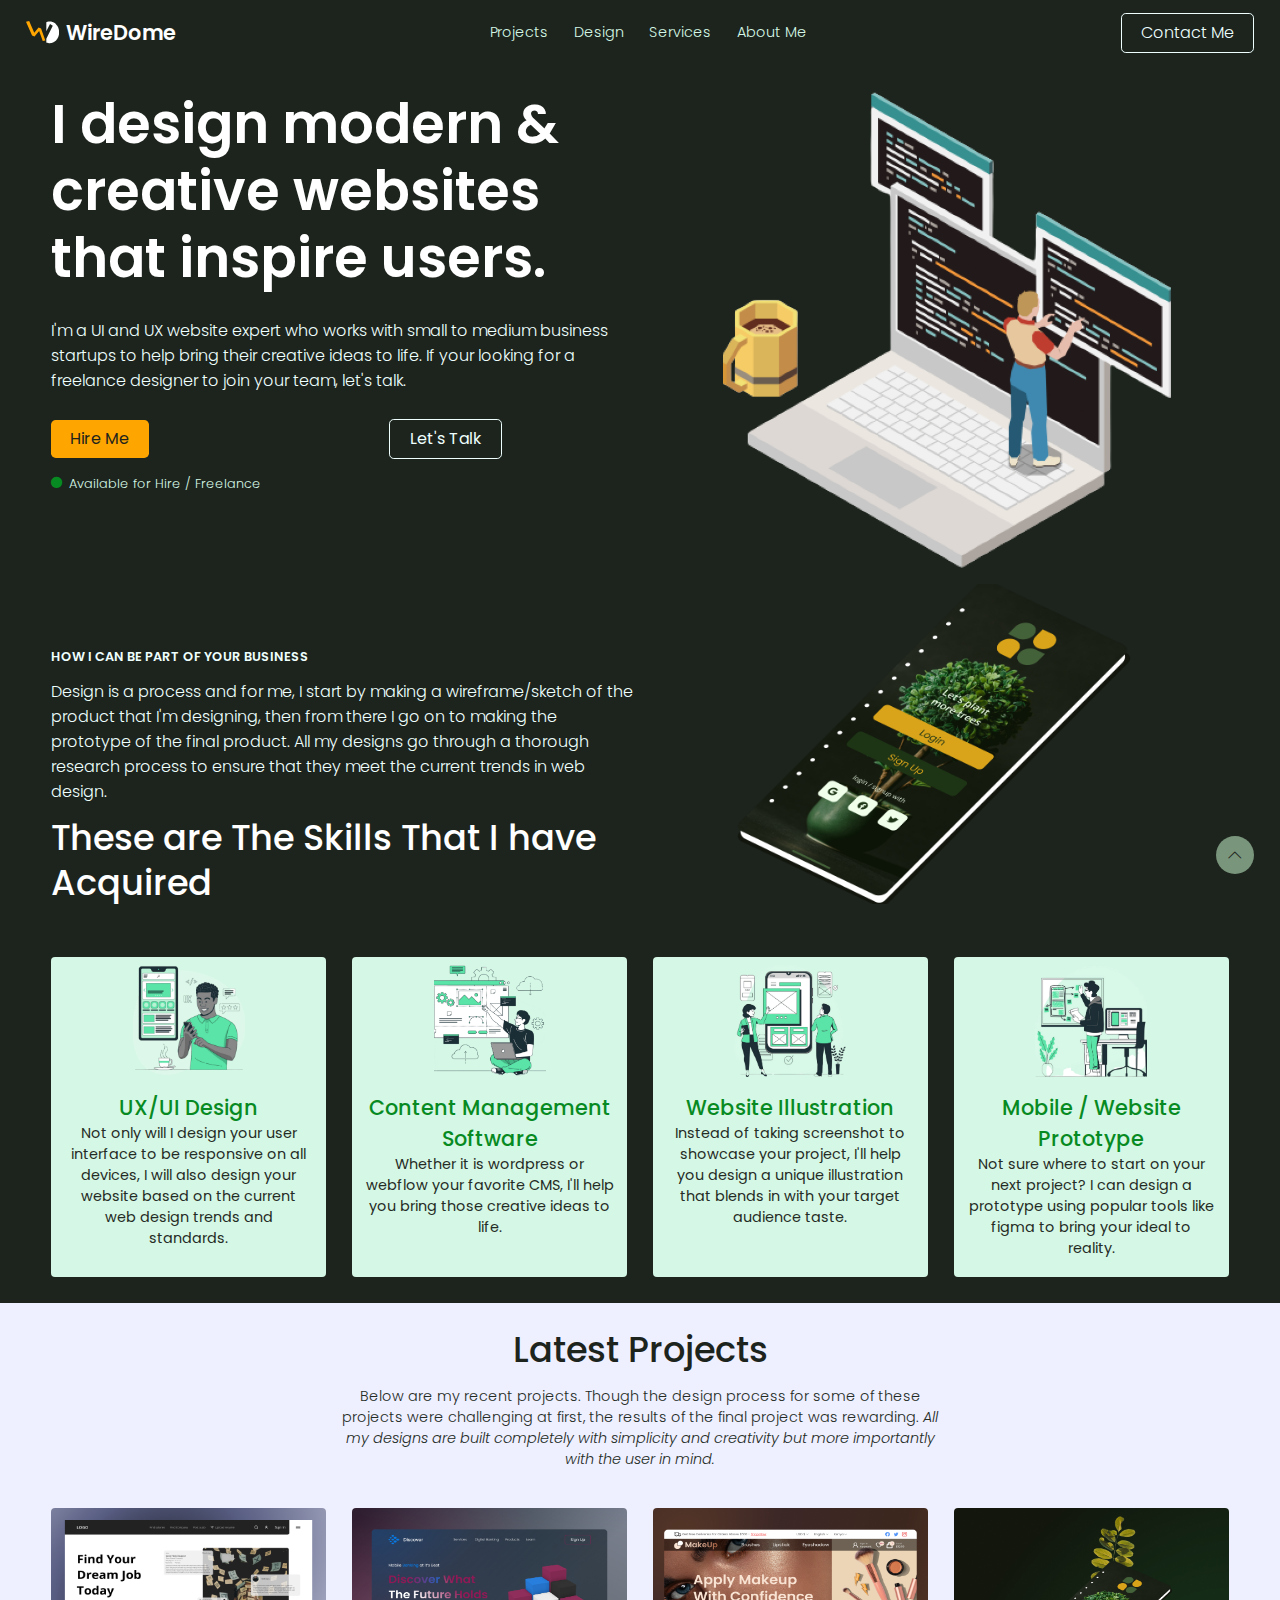
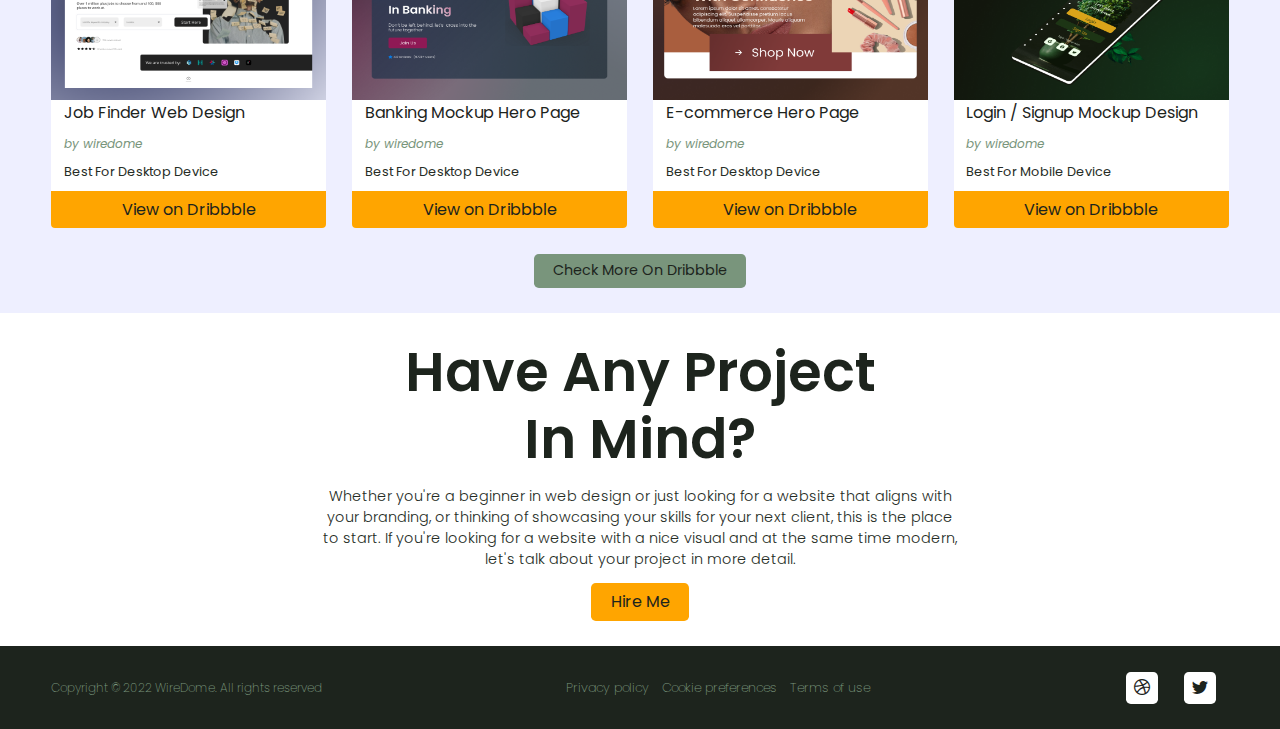
<file: index.html>
<!DOCTYPE html>
<html lang="en">

<head>
    <meta charset="UTF-8">
    <meta http-equiv="X-UA-Compatible" content="IE=edge">
    <meta name="viewport" content="width=device-width, initial-scale=1.0">
    <meta name="description"
        content="WireDome sets the latest trends in web design, 
    ui design, ux, modern templates, portfolios, cms, wordpress, webflow, squarespace, illustrations, css, html and javascript">
    <meta property="og:type" content="website">
    <meta property="og:url" content="https://wiredome.com">
    <meta property="og:title" content="WireDome">
    <meta property="og:site_name" content="WireDome">
    <meta property="og:description" content="WireDome Website is All About Website Design">
    <link rel="stylesheet" href="https://cdn.jsdelivr.net/npm/bootstrap-icons@1.8.2/font/bootstrap-icons.css">
    <link rel="shortcut icon" href="assets/img/favicon/favicon96.png" type="image/x-icon">
    <link
        href="https://fonts.googleapis.com/css2?family=Poppins:ital,wght@0,300;0,400;0,500;0,600;0,700;0,800;1,300;1,400;1,500;1,600;1,700;1,800&display=swap"
        rel="stylesheet">
    <link
        href="https://fonts.googleapis.com/css2?family=Noto+Sans:ital,wght@0,100;0,200;0,300;0,400;0,500;0,600;0,700;0,800;0,900;1,100;1,200;1,300;1,400;1,500;1,600;1,700;1,800;1,900&display=swap"
        rel="stylesheet">
    <link rel="stylesheet" href="assets/styles/main.css">
    <title>WireDome - Creative Design That Fits The Modern Trends</title>
</head>

<body>
    <div class="wrapper">
        <div class="header">
            <div class="small-screen flex">
                <a class="logo-container flex-center link" href="https://wiredome.com">
                    <svg width="53" height="35" class="logo-icon" viewBox="0 0 53 35" fill="none"
                        xmlns="http://www.w3.org/2000/svg">
                        <path
                            d="M37.2841 0.555465C36.8408 0.559408 36.3979 0.585791 35.9566 0.634571C35.5137 0.683392 35.0729 0.754676 34.6355 0.848284C34.1994 0.941278 33.7672 1.0564 33.34 1.19318C32.9118 1.33028 32.489 1.48905 32.0731 1.66908V16.1262L37.8968 4.60447L42.2654 7.48482L32.0731 27.6541V33.7109C32.489 33.8909 32.9118 34.0498 33.34 34.1869C33.7672 34.3247 34.1994 34.4407 34.6355 34.5347C35.0719 34.6282 35.5117 34.6995 35.9535 34.7484C36.3958 34.7973 36.8398 34.8237 37.2841 34.8275C37.4757 34.8258 37.6671 34.8199 37.8584 34.8098C38.05 34.8022 38.2415 34.7904 38.4327 34.7744C38.6234 34.7583 38.8139 34.738 39.0039 34.7135C39.1948 34.6882 39.3852 34.6587 39.5751 34.625C39.764 34.5915 39.9524 34.554 40.1401 34.5122C40.3281 34.4705 40.5155 34.4246 40.702 34.3747C40.889 34.3248 41.0751 34.2709 41.2603 34.2129C41.4443 34.1549 41.6273 34.0929 41.8092 34.0269C41.9923 33.9606 42.1743 33.8903 42.3551 33.8161C42.535 33.7416 42.7138 33.6633 42.8911 33.5811C43.0691 33.4995 43.2458 33.414 43.4209 33.3248C43.5958 33.2351 43.7691 33.1416 43.9408 33.0443C44.1117 32.9472 44.2809 32.8465 44.4484 32.742C44.6171 32.6378 44.7841 32.53 44.9492 32.4185C45.1139 32.3071 45.2768 32.1921 45.4377 32.0736C45.5982 31.954 45.7567 31.831 45.9131 31.7045C46.0694 31.5788 46.2237 31.4497 46.3757 31.3172C46.528 31.1843 46.678 31.0481 46.8258 30.9086C46.9739 30.7695 47.1196 30.6272 47.263 30.4817C47.4058 30.3362 47.5463 30.1876 47.6841 30.0359C47.823 29.8842 47.9592 29.7295 48.0929 29.5718C48.2252 29.4141 48.355 29.2534 48.4819 29.09C48.6092 28.927 48.7338 28.7612 48.8555 28.5928C48.9776 28.4236 49.0967 28.2518 49.213 28.0774C49.3287 27.9039 49.4416 27.7279 49.5515 27.5495C49.662 27.3698 49.7694 27.1877 49.8738 27.0033C49.978 26.8203 50.0791 26.6351 50.177 26.4477C50.2749 26.2596 50.3695 26.0694 50.461 25.8773C50.5526 25.6849 50.6409 25.4906 50.726 25.2944C50.8112 25.0979 50.8931 24.8995 50.9717 24.6994C51.0496 24.4997 51.1241 24.2983 51.1952 24.0953C51.2667 23.8924 51.335 23.6879 51.3997 23.482C51.4649 23.2759 51.5266 23.0683 51.5849 22.8595C51.6427 22.6512 51.6971 22.4416 51.7479 22.2309C51.7982 22.0193 51.845 21.8068 51.8881 21.5932C51.932 21.3805 51.9723 21.1669 52.0091 20.9524C52.0456 20.7375 52.0786 20.5218 52.1079 20.3055C52.1371 20.0894 52.1626 19.8728 52.1844 19.6556C52.2066 19.4384 52.2252 19.2206 52.24 19.0026C52.2561 18.7842 52.2684 18.5655 52.2771 18.3466C52.2848 18.128 52.289 17.9093 52.2894 17.6906C52.289 17.0493 52.2571 16.4085 52.1938 15.7713C52.1312 15.1342 52.0374 14.5016 51.9128 13.8765C51.7877 13.2516 51.6321 12.6353 51.4466 12.0304C51.262 11.4252 51.0479 10.8323 50.8052 10.2545C50.5617 9.67714 50.29 9.1158 49.9915 8.5732C49.693 8.03 49.368 7.50635 49.0182 7.00477C48.6685 6.50422 48.2946 6.02647 47.8981 5.57375C47.5014 5.12009 47.0827 4.69222 46.644 4.29219C46.2052 3.89294 45.7471 3.52216 45.2719 3.18155C44.7962 2.84001 44.304 2.52927 43.7977 2.25084C43.2932 1.97284 42.7754 1.72737 42.2468 1.51555C41.7166 1.30414 41.1765 1.12689 40.629 0.984692C40.0827 0.841557 39.5297 0.733563 38.9728 0.66115C38.4144 0.589558 37.853 0.553895 37.2911 0.554294L37.2841 0.555465Z"
                            fill="#fff" />
                        <path
                            d="M4.99403 0L0 0.823947L9.56038 22.8208L13.4599 24.4136L20.697 15.5434L26.4186 31.5324L30.5319 30.7055L23.7605 11.7873L19.8611 10.1945L13.0514 18.5398L4.99403 0Z"
                            fill="#FFA500" />
                    </svg>
                    <span class="website-name">WireDome</span>
                </a>
                <div class="menu-container flex-center">
                    <i class="bi-list icon-1"></i>
                    <div class="menu-content flex display-none">
                        <div class="close-contact-container flex">
                            <i class="bi-x close-menu font-13 flex-center" title="close"></i>
                            <a href="mailto:thewiredome@gmail.com?" class="contact-me link">Contact Me</a>
                        </div>
                        <div class="nav-links-container flex">
                            <a href="https://wiredome.com" class="link">Projects</a>
                            <a href="https://wiredome.com" class="link">Design</a>
                            <a href="https://wiredome.com" class="link">Services</a>
                            <a href="https://wiredome.com/about" class="link">About Me</a>
                        </div>
                        <div class="cta-btns flex">
                            <a href="mailto:thewiredome@gmail.com?subject=I Have a Project / Work to Discuss"
                                class="hire-me link">Hire Me</a>
                                <a href="mailto:thewiredome@gmail.com?" class="how-btn link">Let's Talk</a>
                        </div>
                        <div class="work-status flex">
                            <i class="bi-circle-fill"></i>
                            <span class="availability">Available for Hire / Freelance</span>
                        </div>
                    </div>
                </div>
            </div>
            <div class="large-screen display-none">
                <a class="logo-container flex-center link" href="https://wiredome.com">
                    <svg width="53" height="35" class="logo-icon" viewBox="0 0 53 35" fill="none"
                        xmlns="http://www.w3.org/2000/svg">
                        <path
                            d="M37.2841 0.555465C36.8408 0.559408 36.3979 0.585791 35.9566 0.634571C35.5137 0.683392 35.0729 0.754676 34.6355 0.848284C34.1994 0.941278 33.7672 1.0564 33.34 1.19318C32.9118 1.33028 32.489 1.48905 32.0731 1.66908V16.1262L37.8968 4.60447L42.2654 7.48482L32.0731 27.6541V33.7109C32.489 33.8909 32.9118 34.0498 33.34 34.1869C33.7672 34.3247 34.1994 34.4407 34.6355 34.5347C35.0719 34.6282 35.5117 34.6995 35.9535 34.7484C36.3958 34.7973 36.8398 34.8237 37.2841 34.8275C37.4757 34.8258 37.6671 34.8199 37.8584 34.8098C38.05 34.8022 38.2415 34.7904 38.4327 34.7744C38.6234 34.7583 38.8139 34.738 39.0039 34.7135C39.1948 34.6882 39.3852 34.6587 39.5751 34.625C39.764 34.5915 39.9524 34.554 40.1401 34.5122C40.3281 34.4705 40.5155 34.4246 40.702 34.3747C40.889 34.3248 41.0751 34.2709 41.2603 34.2129C41.4443 34.1549 41.6273 34.0929 41.8092 34.0269C41.9923 33.9606 42.1743 33.8903 42.3551 33.8161C42.535 33.7416 42.7138 33.6633 42.8911 33.5811C43.0691 33.4995 43.2458 33.414 43.4209 33.3248C43.5958 33.2351 43.7691 33.1416 43.9408 33.0443C44.1117 32.9472 44.2809 32.8465 44.4484 32.742C44.6171 32.6378 44.7841 32.53 44.9492 32.4185C45.1139 32.3071 45.2768 32.1921 45.4377 32.0736C45.5982 31.954 45.7567 31.831 45.9131 31.7045C46.0694 31.5788 46.2237 31.4497 46.3757 31.3172C46.528 31.1843 46.678 31.0481 46.8258 30.9086C46.9739 30.7695 47.1196 30.6272 47.263 30.4817C47.4058 30.3362 47.5463 30.1876 47.6841 30.0359C47.823 29.8842 47.9592 29.7295 48.0929 29.5718C48.2252 29.4141 48.355 29.2534 48.4819 29.09C48.6092 28.927 48.7338 28.7612 48.8555 28.5928C48.9776 28.4236 49.0967 28.2518 49.213 28.0774C49.3287 27.9039 49.4416 27.7279 49.5515 27.5495C49.662 27.3698 49.7694 27.1877 49.8738 27.0033C49.978 26.8203 50.0791 26.6351 50.177 26.4477C50.2749 26.2596 50.3695 26.0694 50.461 25.8773C50.5526 25.6849 50.6409 25.4906 50.726 25.2944C50.8112 25.0979 50.8931 24.8995 50.9717 24.6994C51.0496 24.4997 51.1241 24.2983 51.1952 24.0953C51.2667 23.8924 51.335 23.6879 51.3997 23.482C51.4649 23.2759 51.5266 23.0683 51.5849 22.8595C51.6427 22.6512 51.6971 22.4416 51.7479 22.2309C51.7982 22.0193 51.845 21.8068 51.8881 21.5932C51.932 21.3805 51.9723 21.1669 52.0091 20.9524C52.0456 20.7375 52.0786 20.5218 52.1079 20.3055C52.1371 20.0894 52.1626 19.8728 52.1844 19.6556C52.2066 19.4384 52.2252 19.2206 52.24 19.0026C52.2561 18.7842 52.2684 18.5655 52.2771 18.3466C52.2848 18.128 52.289 17.9093 52.2894 17.6906C52.289 17.0493 52.2571 16.4085 52.1938 15.7713C52.1312 15.1342 52.0374 14.5016 51.9128 13.8765C51.7877 13.2516 51.6321 12.6353 51.4466 12.0304C51.262 11.4252 51.0479 10.8323 50.8052 10.2545C50.5617 9.67714 50.29 9.1158 49.9915 8.5732C49.693 8.03 49.368 7.50635 49.0182 7.00477C48.6685 6.50422 48.2946 6.02647 47.8981 5.57375C47.5014 5.12009 47.0827 4.69222 46.644 4.29219C46.2052 3.89294 45.7471 3.52216 45.2719 3.18155C44.7962 2.84001 44.304 2.52927 43.7977 2.25084C43.2932 1.97284 42.7754 1.72737 42.2468 1.51555C41.7166 1.30414 41.1765 1.12689 40.629 0.984692C40.0827 0.841557 39.5297 0.733563 38.9728 0.66115C38.4144 0.589558 37.853 0.553895 37.2911 0.554294L37.2841 0.555465Z"
                            fill="#fff" />
                        <path
                            d="M4.99403 0L0 0.823947L9.56038 22.8208L13.4599 24.4136L20.697 15.5434L26.4186 31.5324L30.5319 30.7055L23.7605 11.7873L19.8611 10.1945L13.0514 18.5398L4.99403 0Z"
                            fill="#FFA500" />
                    </svg>
                    <span class="website-name">WireDome</span>
                </a>
                <div class="nav-links-container flex">
                    <a href="#projects-done" class="link">Projects</a>
                    <a href="#projects-done" class="link">Design</a>
                    <a href="#skills" class="link">Services</a>
                    <a href="about.html" class="link">About Me</a>
                </div>
                <a href="mailto:thewiredome@gmail.com?" class="contact-me link">Contact Me</a>
            </div>
        </div>
        <div class="main-content">
            <div class="landing-container flex">
                <div class="landing-text flex">
                    <div class="intro-main">
                        I design modern & creative websites that inspire users.
                    </div>
                    <span class="describe-text">
                        I'm a UI and UX website expert who works with small to medium
                        business startups to help bring their creative ideas to life. If your
                        looking for a freelance designer to join your team, let's talk.
                    </span>
                    <div class="cta-btns flex">
                        <a href="mailto:thewiredome@gmail.com?subject=I Have a Project / Work to Discuss" class="hire-me link">Hire Me</a>
                        <a href="mailto:thewiredome@gmail.com?" class="how-btn link">Let's Talk</a>
                    </div>
                    <div class="work-status flex">
                        <i class="bi-circle-fill"></i>
                        <span class="availability">Available for Hire / Freelance</span>
                    </div>
                </div>
                <div class="landing-img display-none">
                    <img src="assets/img/uploads/landing-img.png" alt="web designer">
                </div>
            </div>
            <div class="skill-section flex">
                <div class="skill-info-container flex">
                    <div id="skills" class="skill-text-container flex">
                        <span class="importance">HOW I CAN BE PART OF YOUR BUSINESS</span>
                        <span class="normal-text font-09">
                            Design is a process and for me, I start by making a wireframe/sketch of
                            the product that I'm designing, then from there I go on to making the
                            prototype of the final product. All my designs go through a thorough research
                            process to ensure that they meet the current trends in web design.
                        </span>
                        <span class="title-2-text">These are The Skills That I have Acquired</span>
                        <a class="view-all link flex display-none" href="#">
                            <i class="bi-chevron-right icon-1"></i>
                            <span>VIEW ALL</span>
                        </a>
                    </div>
                    <div class="img-container flex-center">
                        <img src="/assets/img/uploads/login-signin-mockup-2.png" alt="skills photo">
                    </div>
                </div>
                <div class="slide-container flex">
                    <div class="slide-content-container flex">
                        <div class="img-container flex-center">
                            <img src="/assets/img/uploads/ux.png" alt="ux image">
                        </div>
                        <div class="skill-detail flex">
                            <span class="skill-title">UX/UI Design</span>
                            <span class="normal-text">
                                Not only will I design your user interface to be responsive on all devices,
                                I will also design your website based on the current web design trends and standards.
                            </span>
                        </div>
                    </div>
                    <div class="slide-content-container flex">
                        <div class="img-container">
                            <img src="/assets/img/uploads/cms.png" alt="cms image">
                        </div>
                        <div class="skill-detail flex">
                            <span class="skill-title">Content Management Software</span>
                            <span class="normal-text">
                                Whether it is wordpress or webflow your favorite CMS, I'll help you bring those
                                creative ideas to life.
                            </span>
                        </div>
                    </div>
                    <div class="slide-content-container flex">
                        <div class="img-container">
                            <img src="/assets/img/uploads/illustration.png" alt="illustration image">
                        </div>
                        <div class="skill-detail flex">
                            <span class="skill-title">Website Illustration</span>
                            <span class="normal-text">
                                Instead of taking screenshot to showcase your project, I'll help you design a
                                unique illustration that blends in with your target audience taste.
                            </span>
                        </div>
                    </div>
                    <div class="slide-content-container flex">
                        <div class="img-container">
                            <img src="/assets/img/uploads/prototype.png" alt="prototype image">
                        </div>
                        <div class="skill-detail flex">
                            <span class="skill-title">Mobile / Website Prototype</span>
                            <span class="normal-text">
                                Not sure where to start on your next project? I can design a prototype using popular
                                tools like figma to bring your ideal to reality.
                            </span>
                        </div>
                    </div>
                </div>
            </div>
            <div class="project-section flex-center" id="projects-done">
                <span class="title-text">Latest Projects</span>
                <span class="normal-text">
                    Below are my recent projects. Though the design process for some of these projects
                    were challenging at first, the results of the final project was rewarding.
                    <em>All my designs are built completely with simplicity and creativity but more
                        importantly with the user in mind.
                    </em>
                </span>
                <div class="slide-container flex">
                    <div class="slide-content-container">
                        <div class="img-container flex-center">
                            <img src="/assets/img/projects/job-finder.png" alt="job finder web mockup">
                        </div>
                        <div class="p-detail-container flex">
                            <span class="project-title">Job Finder Web Design</span>
                            <em class="project-owner">by wiredome</em>
                            <span class="project-gadgets">Best For Desktop Device</span>
                            <a href="https://dribbble.com/shots/18563762-Job-Finder-Web-Design-UI-Mockup" target="_blank" class="link">View on Dribbble</a>
                        </div>
                    </div>
                    <div class="slide-content-container">
                        <div class="img-container flex-center">
                            <img src="/assets/img/projects/banking-2.png" alt="banking mockup design">
                        </div>
                        <div class="p-detail-container flex">
                            <span class="project-title">Banking Mockup Hero Page</span>
                            <em class="project-owner">by wiredome</em>
                            <span class="project-gadgets">Best For Desktop Device</span>
                            <a href="https://dribbble.com/shots/18532149-Banking-Mockup-Hero-Page" target="_blank" class="link">View on Dribbble</a>
                        </div>
                    </div>
                    <div class="slide-content-container">
                        <div class="img-container flex-center">
                            <img src="/assets/img/projects/makeup-1.png" alt="e-commerce app mockup">
                        </div>
                        <div class="p-detail-container flex">
                            <span class="project-title">E-commerce Hero Page</span>
                            <em class="project-owner">by wiredome</em>
                            <span class="project-gadgets">Best For Desktop Device</span>
                            <a href="https://dribbble.com/shots/18536588-Ecommerce-Hero-Page-For-Makeup" target="_blank" class="link">View on Dribbble</a>
                        </div>
                    </div>
                    <div class="slide-content-container">
                        <div class="img-container flex-center">
                            <img src="/assets/img/projects/login-signup.png" alt="login signup mockup design">
                        </div>
                        <div class="p-detail-container flex">
                            <span class="project-title">Login / Signup Mockup Design</span>
                            <em class="project-owner">by wiredome</em>
                            <span class="project-gadgets">Best For Mobile Device</span>
                            <a href="https://dribbble.com/shots/18529494-Login-Signup-mobile-app-template-design" target="_blank" class="link">View on Dribbble</a>
                        </div>
                    </div>
                </div>
                <a href="https://dribbble.com/wiredome" target="_blank" class="check-btn link">Check More On Dribbble</a>
            </div>
            <div class="proposal-section">
                <div class="proposal-content flex-center">
                    <div class="intro-main font-22">Have Any Project In Mind?</div>
                    <span class="normal-text">
                        Whether you're a beginner in web design or just looking for a website that aligns with
                        your branding, or thinking of showcasing your skills for your next client, this is the place to
                        start. If you're looking for a website with a
                        nice visual and at the same time modern, let's talk about your project in more detail.
                    </span>
                    <a href="mailto:thewiredome@gmail.com?subject=I Have a Project / Work to Discuss"
                        class="hire-me link">Hire Me</a>
                </div>
            </div>
        </div>
        <div class="footer flex">
            <div class="copyright-text">
                Copyright &#169; 2022 WireDome. All rights reserved
            </div>
            <div class="policies flex-center">
                <a class="footer-links link" href="https://wiredome.com">Privacy policy</a>
                <a class="footer-links link" href="https://wiredome.com">Cookie preferences</a>
                <a class="footer-links link" href="https://wiredome.com">Terms of use</a>
            </div>
            <div class="sm-container flex">
                <!-- sm = social media -->
                <a class="sm-icon-container flex-center" href="https://dribbble.com/wiredome" title="Wiredome dribbble"
                    target="_blank">
                    <i class="bi-dribbble"></i>
                </a>
                <a class="sm-icon-container flex-center" href="https://twitter.com/thewiredome" title="WireDome twitter"
                    target="_blank">
                    <i class="bi-twitter"></i>
                </a>
                <!-- <a class="sm-icon-container flex-center" href="#" target="_blank" title="WireDome instagram">
                    <i class="bi-instagram"></i>
                </a> -->
            </div>
        </div>
        <div class="scrollBtn flex-center" title="scroll top">
            <i class="bi-chevron-up"></i>
        </div>
    </div>
    <script src="assets/scripts/main.js"></script>
</body>

</html>
</file>
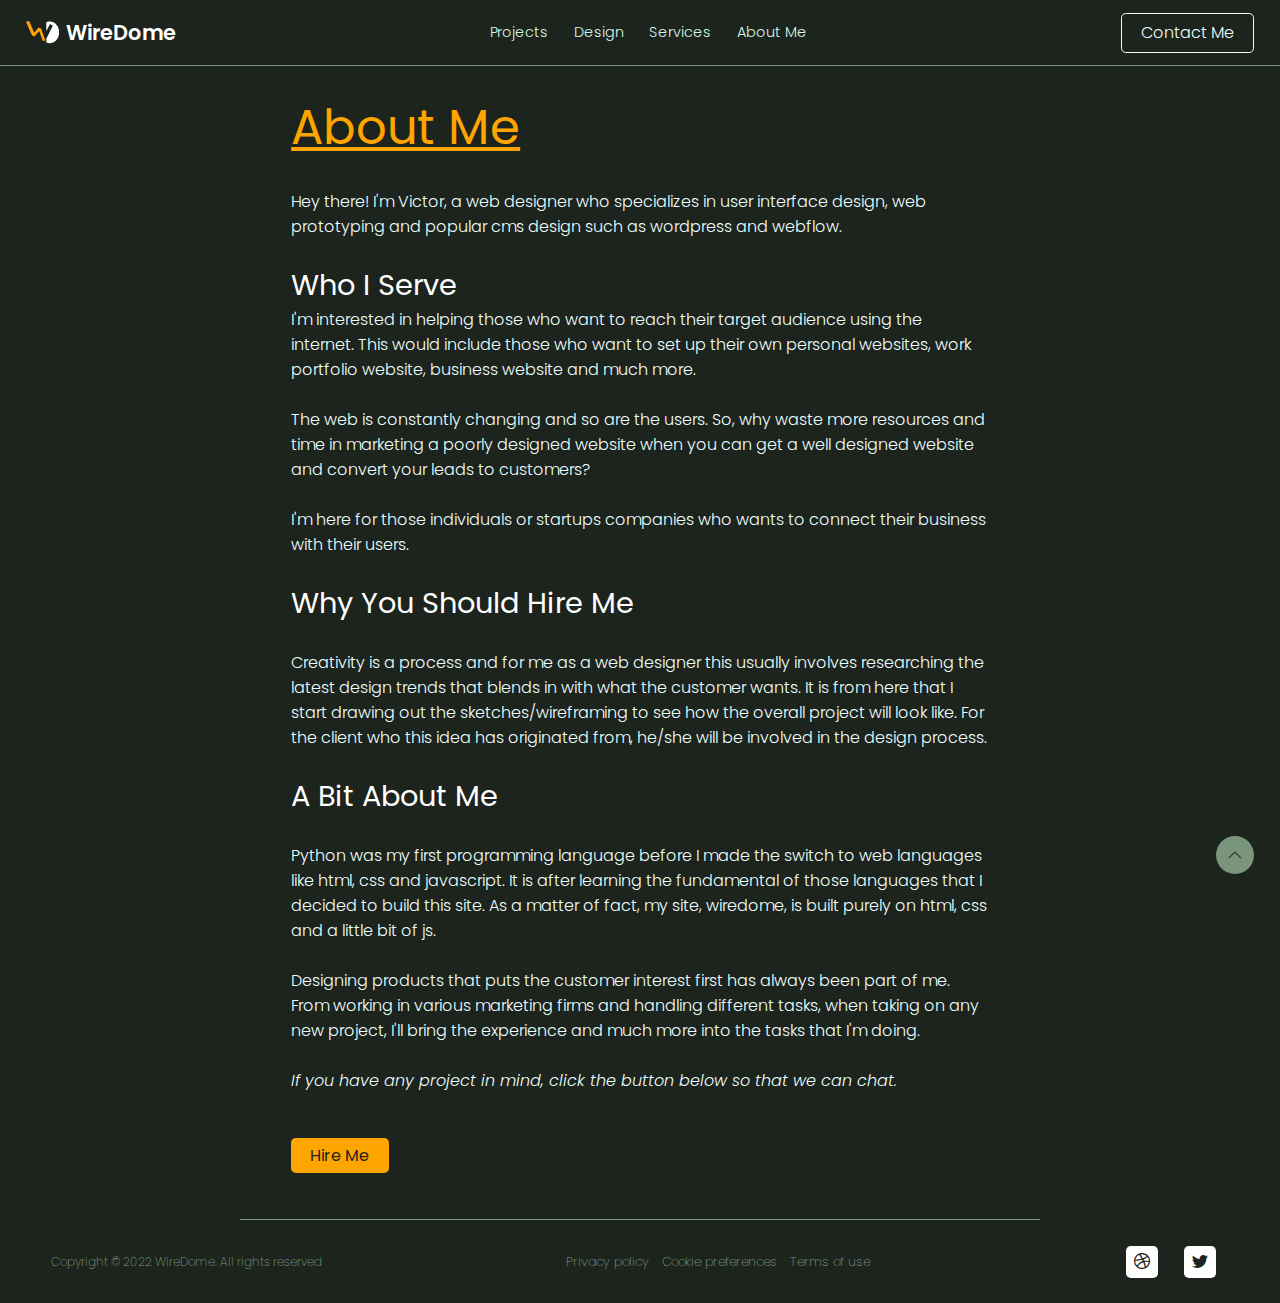
<file: about.html>
<!DOCTYPE html>
<html lang="en">

<head>
    <meta charset="UTF-8">
    <meta http-equiv="X-UA-Compatible" content="IE=edge">
    <meta name="viewport" content="width=device-width, initial-scale=1.0">
    <meta name="description" content="A self taught web designer who loves everything design and programming">
    <meta property="og:type" content="website">
    <meta property="og:url" content="https://wiredome.com/about">
    <meta property="og:title" content="WireDome">
    <meta property="og:site_name" content="WireDome">
    <meta property="og:description" content="WireDome Website About Me Page">
    <link rel="stylesheet" href="https://cdn.jsdelivr.net/npm/bootstrap-icons@1.8.2/font/bootstrap-icons.css">
    <link rel="shortcut icon" href="assets/img/favicon/favicon96.png" type="image/x-icon">
    <link
        href="https://fonts.googleapis.com/css2?family=Poppins:ital,wght@0,300;0,400;0,500;0,600;0,700;0,800;1,300;1,400;1,500;1,600;1,700;1,800&display=swap"
        rel="stylesheet">
    <link
        href="https://fonts.googleapis.com/css2?family=Noto+Sans:ital,wght@0,100;0,200;0,300;0,400;0,500;0,600;0,700;0,800;0,900;1,100;1,200;1,300;1,400;1,500;1,600;1,700;1,800;1,900&display=swap"
        rel="stylesheet">
    <link rel="stylesheet" href="assets/styles/main.css">
    <link rel="stylesheet" href="assets/styles/about.css">
    <title>WireDome About Me Page</title>
</head>

<body>
    <div class="wrapper">
        <div class="header">
            <div class="small-screen flex">
                <a class="logo-container flex-center link" href="https://wiredome.com">
                    <svg width="53" height="35" class="logo-icon" viewBox="0 0 53 35" fill="none"
                        xmlns="http://www.w3.org/2000/svg">
                        <path
                            d="M37.2841 0.555465C36.8408 0.559408 36.3979 0.585791 35.9566 0.634571C35.5137 0.683392 35.0729 0.754676 34.6355 0.848284C34.1994 0.941278 33.7672 1.0564 33.34 1.19318C32.9118 1.33028 32.489 1.48905 32.0731 1.66908V16.1262L37.8968 4.60447L42.2654 7.48482L32.0731 27.6541V33.7109C32.489 33.8909 32.9118 34.0498 33.34 34.1869C33.7672 34.3247 34.1994 34.4407 34.6355 34.5347C35.0719 34.6282 35.5117 34.6995 35.9535 34.7484C36.3958 34.7973 36.8398 34.8237 37.2841 34.8275C37.4757 34.8258 37.6671 34.8199 37.8584 34.8098C38.05 34.8022 38.2415 34.7904 38.4327 34.7744C38.6234 34.7583 38.8139 34.738 39.0039 34.7135C39.1948 34.6882 39.3852 34.6587 39.5751 34.625C39.764 34.5915 39.9524 34.554 40.1401 34.5122C40.3281 34.4705 40.5155 34.4246 40.702 34.3747C40.889 34.3248 41.0751 34.2709 41.2603 34.2129C41.4443 34.1549 41.6273 34.0929 41.8092 34.0269C41.9923 33.9606 42.1743 33.8903 42.3551 33.8161C42.535 33.7416 42.7138 33.6633 42.8911 33.5811C43.0691 33.4995 43.2458 33.414 43.4209 33.3248C43.5958 33.2351 43.7691 33.1416 43.9408 33.0443C44.1117 32.9472 44.2809 32.8465 44.4484 32.742C44.6171 32.6378 44.7841 32.53 44.9492 32.4185C45.1139 32.3071 45.2768 32.1921 45.4377 32.0736C45.5982 31.954 45.7567 31.831 45.9131 31.7045C46.0694 31.5788 46.2237 31.4497 46.3757 31.3172C46.528 31.1843 46.678 31.0481 46.8258 30.9086C46.9739 30.7695 47.1196 30.6272 47.263 30.4817C47.4058 30.3362 47.5463 30.1876 47.6841 30.0359C47.823 29.8842 47.9592 29.7295 48.0929 29.5718C48.2252 29.4141 48.355 29.2534 48.4819 29.09C48.6092 28.927 48.7338 28.7612 48.8555 28.5928C48.9776 28.4236 49.0967 28.2518 49.213 28.0774C49.3287 27.9039 49.4416 27.7279 49.5515 27.5495C49.662 27.3698 49.7694 27.1877 49.8738 27.0033C49.978 26.8203 50.0791 26.6351 50.177 26.4477C50.2749 26.2596 50.3695 26.0694 50.461 25.8773C50.5526 25.6849 50.6409 25.4906 50.726 25.2944C50.8112 25.0979 50.8931 24.8995 50.9717 24.6994C51.0496 24.4997 51.1241 24.2983 51.1952 24.0953C51.2667 23.8924 51.335 23.6879 51.3997 23.482C51.4649 23.2759 51.5266 23.0683 51.5849 22.8595C51.6427 22.6512 51.6971 22.4416 51.7479 22.2309C51.7982 22.0193 51.845 21.8068 51.8881 21.5932C51.932 21.3805 51.9723 21.1669 52.0091 20.9524C52.0456 20.7375 52.0786 20.5218 52.1079 20.3055C52.1371 20.0894 52.1626 19.8728 52.1844 19.6556C52.2066 19.4384 52.2252 19.2206 52.24 19.0026C52.2561 18.7842 52.2684 18.5655 52.2771 18.3466C52.2848 18.128 52.289 17.9093 52.2894 17.6906C52.289 17.0493 52.2571 16.4085 52.1938 15.7713C52.1312 15.1342 52.0374 14.5016 51.9128 13.8765C51.7877 13.2516 51.6321 12.6353 51.4466 12.0304C51.262 11.4252 51.0479 10.8323 50.8052 10.2545C50.5617 9.67714 50.29 9.1158 49.9915 8.5732C49.693 8.03 49.368 7.50635 49.0182 7.00477C48.6685 6.50422 48.2946 6.02647 47.8981 5.57375C47.5014 5.12009 47.0827 4.69222 46.644 4.29219C46.2052 3.89294 45.7471 3.52216 45.2719 3.18155C44.7962 2.84001 44.304 2.52927 43.7977 2.25084C43.2932 1.97284 42.7754 1.72737 42.2468 1.51555C41.7166 1.30414 41.1765 1.12689 40.629 0.984692C40.0827 0.841557 39.5297 0.733563 38.9728 0.66115C38.4144 0.589558 37.853 0.553895 37.2911 0.554294L37.2841 0.555465Z"
                            fill="#fff" />
                        <path
                            d="M4.99403 0L0 0.823947L9.56038 22.8208L13.4599 24.4136L20.697 15.5434L26.4186 31.5324L30.5319 30.7055L23.7605 11.7873L19.8611 10.1945L13.0514 18.5398L4.99403 0Z"
                            fill="#FFA500" />
                    </svg>
                    <span class="website-name">WireDome</span>
                </a>
                <div class="menu-container flex-center">
                    <i class="bi-list icon-1"></i>
                    <div class="menu-content flex display-none">
                        <div class="close-contact-container flex">
                            <i class="bi-x close-menu font-13 flex-center" title="close"></i>
                            <a href="mailto:thewiredome@gmail.com?" class="contact-me link">Contact Me</a>
                        </div>
                        <div class="nav-links-container flex">
                            <a href="https://wiredome.com" class="link">Projects</a>
                            <a href="https://wiredome.com" class="link">Design</a>
                            <a href="https://wiredome.com" class="link">Services</a>
                            <a href="https://wiredome.com/about" class="link">About Me</a>
                        </div>
                        <div class="cta-btns flex">
                            <a href="mailto:thewiredome@gmail.com?subject=I Have a Project / Work to Discuss"
                                class="hire-me link">Hire Me</a>
                                <a href="mailto:thewiredome@gmail.com?" class="how-btn link">Let's Talk</a>
                        </div>
                        <div class="work-status flex">
                            <i class="bi-circle-fill"></i>
                            <span class="availability">Available for Hire / Freelance</span>
                        </div>
                    </div>
                </div>
            </div>
            <div class="large-screen display-none">
                <a class="logo-container flex-center link" href="https://wiredome.com">
                    <svg width="53" height="35" class="logo-icon" viewBox="0 0 53 35" fill="none"
                        xmlns="http://www.w3.org/2000/svg">
                        <path
                            d="M37.2841 0.555465C36.8408 0.559408 36.3979 0.585791 35.9566 0.634571C35.5137 0.683392 35.0729 0.754676 34.6355 0.848284C34.1994 0.941278 33.7672 1.0564 33.34 1.19318C32.9118 1.33028 32.489 1.48905 32.0731 1.66908V16.1262L37.8968 4.60447L42.2654 7.48482L32.0731 27.6541V33.7109C32.489 33.8909 32.9118 34.0498 33.34 34.1869C33.7672 34.3247 34.1994 34.4407 34.6355 34.5347C35.0719 34.6282 35.5117 34.6995 35.9535 34.7484C36.3958 34.7973 36.8398 34.8237 37.2841 34.8275C37.4757 34.8258 37.6671 34.8199 37.8584 34.8098C38.05 34.8022 38.2415 34.7904 38.4327 34.7744C38.6234 34.7583 38.8139 34.738 39.0039 34.7135C39.1948 34.6882 39.3852 34.6587 39.5751 34.625C39.764 34.5915 39.9524 34.554 40.1401 34.5122C40.3281 34.4705 40.5155 34.4246 40.702 34.3747C40.889 34.3248 41.0751 34.2709 41.2603 34.2129C41.4443 34.1549 41.6273 34.0929 41.8092 34.0269C41.9923 33.9606 42.1743 33.8903 42.3551 33.8161C42.535 33.7416 42.7138 33.6633 42.8911 33.5811C43.0691 33.4995 43.2458 33.414 43.4209 33.3248C43.5958 33.2351 43.7691 33.1416 43.9408 33.0443C44.1117 32.9472 44.2809 32.8465 44.4484 32.742C44.6171 32.6378 44.7841 32.53 44.9492 32.4185C45.1139 32.3071 45.2768 32.1921 45.4377 32.0736C45.5982 31.954 45.7567 31.831 45.9131 31.7045C46.0694 31.5788 46.2237 31.4497 46.3757 31.3172C46.528 31.1843 46.678 31.0481 46.8258 30.9086C46.9739 30.7695 47.1196 30.6272 47.263 30.4817C47.4058 30.3362 47.5463 30.1876 47.6841 30.0359C47.823 29.8842 47.9592 29.7295 48.0929 29.5718C48.2252 29.4141 48.355 29.2534 48.4819 29.09C48.6092 28.927 48.7338 28.7612 48.8555 28.5928C48.9776 28.4236 49.0967 28.2518 49.213 28.0774C49.3287 27.9039 49.4416 27.7279 49.5515 27.5495C49.662 27.3698 49.7694 27.1877 49.8738 27.0033C49.978 26.8203 50.0791 26.6351 50.177 26.4477C50.2749 26.2596 50.3695 26.0694 50.461 25.8773C50.5526 25.6849 50.6409 25.4906 50.726 25.2944C50.8112 25.0979 50.8931 24.8995 50.9717 24.6994C51.0496 24.4997 51.1241 24.2983 51.1952 24.0953C51.2667 23.8924 51.335 23.6879 51.3997 23.482C51.4649 23.2759 51.5266 23.0683 51.5849 22.8595C51.6427 22.6512 51.6971 22.4416 51.7479 22.2309C51.7982 22.0193 51.845 21.8068 51.8881 21.5932C51.932 21.3805 51.9723 21.1669 52.0091 20.9524C52.0456 20.7375 52.0786 20.5218 52.1079 20.3055C52.1371 20.0894 52.1626 19.8728 52.1844 19.6556C52.2066 19.4384 52.2252 19.2206 52.24 19.0026C52.2561 18.7842 52.2684 18.5655 52.2771 18.3466C52.2848 18.128 52.289 17.9093 52.2894 17.6906C52.289 17.0493 52.2571 16.4085 52.1938 15.7713C52.1312 15.1342 52.0374 14.5016 51.9128 13.8765C51.7877 13.2516 51.6321 12.6353 51.4466 12.0304C51.262 11.4252 51.0479 10.8323 50.8052 10.2545C50.5617 9.67714 50.29 9.1158 49.9915 8.5732C49.693 8.03 49.368 7.50635 49.0182 7.00477C48.6685 6.50422 48.2946 6.02647 47.8981 5.57375C47.5014 5.12009 47.0827 4.69222 46.644 4.29219C46.2052 3.89294 45.7471 3.52216 45.2719 3.18155C44.7962 2.84001 44.304 2.52927 43.7977 2.25084C43.2932 1.97284 42.7754 1.72737 42.2468 1.51555C41.7166 1.30414 41.1765 1.12689 40.629 0.984692C40.0827 0.841557 39.5297 0.733563 38.9728 0.66115C38.4144 0.589558 37.853 0.553895 37.2911 0.554294L37.2841 0.555465Z"
                            fill="#fff" />
                        <path
                            d="M4.99403 0L0 0.823947L9.56038 22.8208L13.4599 24.4136L20.697 15.5434L26.4186 31.5324L30.5319 30.7055L23.7605 11.7873L19.8611 10.1945L13.0514 18.5398L4.99403 0Z"
                            fill="#FFA500" />
                    </svg>
                    <span class="website-name">WireDome</span>
                </a>
                <div class="nav-links-container flex">
                    <a href="https://wiredome.com" class="link">Projects</a>
                    <a href="https://wiredome.com" class="link">Design</a>
                    <a href="https://wiredome.com" class="link">Services</a>
                    <a href="https://wiredome.com/about" class="link">About Me</a>
                </div>
                <a href="mailto:thewiredome@gmail.com?" class="contact-me link">Contact Me</a>
            </div>
        </div>
        <div class="main-content">
            <p class="about-title">
                About Me
            </p>
            <br>
            <p class="default-text">
                Hey there! I'm Victor, a web designer who specializes in user interface design, web prototyping and
                popular cms design such as wordpress and webflow.
            </p>
            <br>
            <h3 class="heading-3">Who I Serve</h3>
            <p class="default-text">
                I'm interested in helping those who want to reach their target audience using the internet. This would
                include those who want to set up their own personal websites, work portfolio website, business website
                and much more.
                <br><br>
                The web is constantly changing and so are the users. So, why waste more resources and time in marketing
                a poorly designed website
                when you can get a well designed website and convert your leads to customers?
                <br><br>
                I'm here for those individuals or startups companies who wants to connect their business with their
                users.
            </p>
            <br>
            <h3 class="heading-3">Why You Should Hire Me</h3>
            <br>
            <p class="default-text">
                Creativity is a process and for me as a web designer this usually involves researching the latest design
                trends
                that blends in with what the customer wants. It is from here that I start drawing out the
                sketches/wireframing to
                see how the overall project will look like. For the client who this idea has originated from, he/she
                will be involved
                in the design process.
                <br><br>
            </p>
            <h3 class="heading-3">A Bit About Me</h3>
            <br>
            <p class="default-text">
                Python was my first programming language before I made the switch to web languages like html, css and
                javascript.
                It is after learning the fundamental of those languages that I decided to build this site. As a matter
                of fact,
                my site, wiredome, is built purely on html, css and a little bit of js.
                <br><br>
                Designing products that puts the customer interest first has always been part of me. From working in
                various
                marketing firms and handling different tasks, when taking on any new project, I'll bring the experience
                and much more
                into the tasks that I'm doing.
                <br><br>
                <i>If you have any project in mind, click the button below so that we can chat.</i>
            </p>
            <br><br>
            <a href="mailto:thewiredome@gmail.com?subject=I Have a Project / Work to Discuss" class="hire-me link">Hire
                Me</a>
        </div>
        <div class="footer flex">
            <div class="copyright-text">
                Copyright &#169; 2022 WireDome. All rights reserved
            </div>
            <div class="policies flex-center">
                <a class="footer-links link" href="https://wiredome.com">Privacy policy</a>
                <a class="footer-links link" href="https://wiredome.com">Cookie preferences</a>
                <a class="footer-links link" href="https://wiredome.com">Terms of use</a>
            </div>
            <div class="sm-container flex">
                <!-- sm = social media -->
                <a class="sm-icon-container flex-center" href="https://dribbble.com/wiredome" title="Wiredome dribbble"
                    target="_blank">
                    <i class="bi-dribbble"></i>
                </a>
                <a class="sm-icon-container flex-center" href="https://twitter.com/thewiredome" title="WireDome twitter"
                    target="_blank">
                    <i class="bi-twitter"></i>
                </a>
                <!-- <a class="sm-icon-container flex-center" href="#" target="_blank" title="WireDome instagram">
                    <i class="bi-instagram"></i>
                </a> -->
            </div>
        </div>
        <div class="scrollBtn flex-center" title="scroll top">
            <i class="bi-chevron-up"></i>
        </div>
    </div>

    <script src="assets/scripts/main.js"></script>
</body>

</html>
</file>
<file: assets/styles/main.css>
:root {
    --color-variant-white: #fff;
    --color-variant-light-green: #eefffe;
    --color-variant-orange: orange;
    --color-variant-95green: #79957c;
    --color-variant-creamy-green: #D5F7E6;
    --color-variant-dark: #1d241d;
    --color-variant-dark-2: #252c25;
    --color-variant-dark-shadow: #010f01;
    --color-variant-green: #078A22;
    --color-variant-light-shadow: #cecece;
    --color-variant-light-blue: #eeefff;
}

*,
*::before,
*::after {
    box-sizing: border-box;
    margin: 0;
    padding: 0;
    position: relative;
    outline: none;
    border: none;
    font-family: 'Noto Sans', 'Poppins', 'Open sans', serif;
    font-family: 'Poppins', 'Open sans', serif;
}

.link {
    text-decoration: none;
}

.flex {
    display: flex;
}

.flex-center {
    display: flex;
    align-items: center;
    justify-content: center;
}

.p-abs {
    position: absolute;
}

.p-abs-center {
    position: absolute;
    left: 50%;
    top: 50%;
    transform: translate(-50%, -50%);
}

.p-abs-x-center {
    position: absolute;
    left: 50%;
    transform: translateX(-50%);
}

.p-abs-y-center {
    position: absolute;
    top: 50%;
    transform: translateY(-50%);
}

body {
    /* min-width: 370px;
    max-width: 1280px; */
    width: 100%;
}

.wrapper {
    min-width: 370px;
    max-width: 1280px;
    position: relative;
    width: 100%;
    margin: auto;
    font-size: 100%;
    background: var(--color-variant-dark);
}

.header {
    min-width: max-content;
    position: relative;
}

.small-screen {
    align-items: center;
    justify-content: space-between;
    padding: 0.2rem 1.6rem;
    border-bottom: 1px solid var(--color-variant-95green);
}

.logo-container {
    cursor: pointer;
}

.logo-icon {
    width: 2.1rem;
    height: 1.4rem;
}

.website-name {
    color: var(--color-variant-white);
    font-weight: 600;
    font-size: 1.3rem;
    margin-left: 0.4rem;
}

.menu-container .bi-list {
    color: var(--color-variant-white);
    cursor: pointer;
    font-size: 2.2rem;
}


.menu-content {
    z-index: 2;
    position: fixed;
    left: 0;
    top: 0;
    min-width: 370px;
    width: 100%;
    height: 100vh;
    background: var(--color-variant-dark);
    flex-direction: column;
    padding: 1.6rem 1.6rem;
}

.menu-container .close-contact-container {
    align-items: center;
    justify-content: space-between;
}

.menu-container .close-menu {
    width: 2.0rem;
    height: 2.0rem;
    background: var(--color-variant-95green);
    color: var(--color-variant-dark);
    font-weight: 300;
    border-radius: 50%;
    cursor: pointer;
}

.menu-container .contact-me {
    width: max-content;
    background: transparent;
    border: 0.05rem solid var(--color-variant-light-green);
    color: var(--color-variant-light-green);
    border-radius: 0.3rem;
    cursor: pointer;
    padding: 0.4rem 1.2rem;
}

.menu-container .nav-links-container {
    width: max-content;
    flex-direction: column;
    margin-top: 1.6rem;
}

.menu-container .nav-links-container a {
    color: var(--color-variant-light-green);
    font-weight: 300;
}

.menu-container .nav-links-container a:not(:first-child) {
    margin-top: 0.8rem;
}

.menu-container .cta-btns {
    margin: 1.6rem 0rem;
    border-top: 1px solid var(--color-variant-95green);
    padding-top: 1.6rem;
    align-items: center;
    justify-content: space-between;
}

.menu-container .hire-me {
    width: max-content;
    background: var(--color-variant-orange);
    color: var(--color-variant-dark);
    padding: 0.4rem 1.2rem;
    text-align: center;
    border-radius: 0.3rem;
    cursor: pointer;
}

.menu-container .how-btn {
    width: max-content;
    background: transparent;
    border: 0.05rem solid var(--color-variant-light-green);
    color: var(--color-variant-light-green);
    border-radius: 0.3rem;
    cursor: pointer;
    padding: 0.4rem 1.2rem;
}

.large-screen {
    display: flex;
    align-items: center;
    justify-content: space-between;
    padding: 0.8rem 1.6rem;
}

.large-screen .nav-links-container a {
    font-size: 0.9rem;
    font-weight: 300;
    color: var(--color-variant-creamy-green);
}

.large-screen .nav-links-container a:not(:first-child) {
    margin-left: 1.6rem;
}

.large-screen .contact-me {
    width: max-content;
    background: transparent;
    border: 0.05rem solid var(--color-variant-light-green);
    color: var(--color-variant-light-green);
    border-radius: 0.3rem;
    cursor: pointer;
    padding: 0.4rem 1.2rem;
    font-weight: 300;
}

.main-content {
    width: 100%;
}

.landing-container {
    width: 100%;
    flex-direction: column;
    padding: 0.4rem 1.6rem;
}

.landing-text {
    flex-direction: column;
}

.intro-main {
    font-size: 3.4rem;
    line-height: 4.2rem;
    font-weight: 600;
    color: var(--color-variant-white);
}

.describe-text {
    font-weight: 300;
    color: var(--color-variant-light-green);
    margin: 1.6rem 0rem;
}

.landing-container .cta-btns {
    align-items: center;
    justify-content: space-between;
}

.landing-container .hire-me {
    width: max-content;
    background: var(--color-variant-orange);
    color: var(--color-variant-dark);
    padding: 0.4rem 1.2rem;
    text-align: center;
    border-radius: 0.3rem;
    cursor: pointer;
}

.landing-container .how-btn {
    width: max-content;
    background: transparent;
    border: 0.05rem solid var(--color-variant-light-green);
    color: var(--color-variant-light-green);
    border-radius: 0.3rem;
    cursor: pointer;
    padding: 0.4rem 1.2rem;
}

.landing-container .work-status {
    margin-top: 1.0rem;
    align-items: center;
}

.work-status .bi-circle-fill {
    color: var(--color-variant-green);
    font-size: 0.7rem;
}

.work-status .availability {
    font-size: 0.8rem;
    margin-left: 0.4rem;
    color: var(--color-variant-creamy-green);
    font-weight: 300;
}

.skill-section {
    margin-top: 1.6rem;
    flex-direction: column;
    padding: 1.6rem;
}

.skill-info-container,
.skill-text-container {
    flex-direction: column;
}

.skill-text-container .importance {
    font-size: 0.8rem;
    color: var(--color-variant-light-green);
    font-weight: 600;
}

.skill-text-container .normal-text {
    margin: 0.8rem 0rem;
    font-weight: 300;
    color: var(--color-variant-light-green);
}

.skill-text-container .title-2-text {
    line-height: 2.8rem;
    font-size: 2.2rem;
    color: var(--color-variant-white);
    font-weight: 500;
    margin-bottom: 1.6rem;
}

.skill-info-container .img-container {
    width: 100%;
    height: 20rem;
}

.skill-info-container .img-container img {
    width: 100%;
    height: 100%;
    background-size: cover;
}


.slide-container {
    width: 100%;
    flex-direction: column;
    margin-top: 1.6rem;
}

.slide-content-container {
    position: relative;
    width: 100%;
    height: 20rem;
    flex-direction: column;
    background: var(--color-variant-dark-2);
    background: var(--color-variant-creamy-green);
    border-radius: 0.25rem;
}

.slide-content-container:not(:first-child) {
    margin-top: 1.6rem;
}

.skill-section .slide-container .img-container {
    width: 100%;
    height: 40%;
    display: flex;
    align-items: center;
    justify-content: center;
}

.skill-section .slide-container img {
    width: 7rem;
    height: 7rem;
    object-fit: cover;
}

.skill-section .slide-container .skill-detail {
    width: 100%;
    height: 60%;
    flex-direction: column;
    align-items: center;
    padding: 0.8rem;
}

.skill-section .skill-title {
    text-align: center;
    font-size: 1.3rem;
    color: var(--color-variant-green);
    font-weight: 500;
}

.skill-section .slide-container .normal-text {
    margin: 0;
    text-align: center;
    color: var(--color-variant-dark-2);
    font-size: 0.9rem;
}


.project-section {
    width: 100%;
    padding: 1.6rem 1.6rem;
    flex-direction: column;
    background: var(--color-variant-light-blue);
}

.project-section .title-text {
    font-size: 2.2rem;
    font-weight: 500;
    line-height: 2.8rem;
    color: var(--color-variant-dark);
}

.project-section .normal-text {
    font-weight: 300;
    font-size: 0.9rem;
    text-align: center;
    max-width: 600px;
    color: var(--color-variant-dark-2);
    margin: 0.8rem 0rem;
}


.project-section .slide-content-container {
    border: none;
    border-radius: 0.25rem;
    background: var(--color-variant-white);
    box-shadow: 1px 2px 4px 0px var(--color-variant-shadow-2);
    overflow: hidden;
}

.project-section .slide-content-container .img-container {
    width: 100%;
    height: 60%;
    overflow: hidden;
}

.project-section img {
    width: 100%;
    height: 100%;
    background-size: cover;
}

.project-section .slide-content-container .p-detail-container {
    width: 100%;
    height: 40%;
    flex-direction: column;
    justify-content: space-between;
}

.project-section .project-title {
    padding: 0rem 0.8rem;
    color: var(--color-variant-dark);
    font-size: 1.0rem;
    font-weight: 400;
}

.project-section .project-owner {
    padding: 0rem 0.8rem;
    color: var(--color-variant-95green);
    font-size: 0.75rem;
}

.project-gadgets{
    padding: 0rem 0.8rem;
    color: var(--color-variant-dark-2);
    font-size: 0.8rem;
}

.project-section .p-detail-container a {
    width: 100%;
    background: var(--color-variant-orange);
    color: var(--color-variant-dark);
    text-align: center;
    padding: 0.4rem 0rem;
}

.project-section .check-btn{
    font-size: 0.9rem;
    background: var(--color-variant-95green);
    margin-top: 1.6rem;
    padding: 0.4rem 1.2rem;
    cursor: pointer;
    border-radius: 0.3rem;
    color: var(--color-variant-dark);
}

.proposal-section {
    width: 100%;
    position: relative;
    padding: 1.6rem 1.6rem;
    background: var(--color-variant-white);
}

.proposal-content {
    width: 100%;
    flex-direction: column;
    justify-content: flex-start;
}

.proposal-content .intro-main {
    max-width: 500px;
    text-align: center;
    color: var(--color-variant-dark);
}

.proposal-section .normal-text {
    font-size: 0.9rem;
    font-weight: 300;
    max-width: 640px;
    margin: 0;
    text-align: center;
    color: var(--color-variant-dark-2);
    margin: 0.8rem 0rem;
}

.proposal-section .hire-me{
    width: max-content;
    background: var(--color-variant-orange);
    color: var(--color-variant-dark);
    padding: 0.4rem 1.2rem;
    text-align: center;
    border-radius: 0.3rem;
    cursor: pointer;
}

.footer {
    font-weight: 200;
    width: 100%;
    padding: 1.6rem 1.6rem;
    flex-direction: column;
    align-items: center;
    justify-content: space-between;
}

.copyright-text {
    font-size: 0.75rem;
    color: var(--color-variant-95green);
    margin-bottom: 0.8rem;
}

.policies {
    flex-direction: row;
}

.policies .footer-links {
    text-decoration: none;
    font-size: 0.8rem;
    color: var(--color-variant-95green);
}

.policies .footer-links:nth-child(2) {
    margin: 0rem 0.8rem;
}

.sm-container {
    margin-top: 0.8rem;
    align-items: center;
}

.sm-icon-container {
    width: 2.0rem;
    height: 2.0rem;
    background: var(--color-variant-white);
    color: var(--color-variant-dark);
    border-radius: 0.3rem;
    cursor: pointer;
    margin: 0rem 0.8rem;
}

.scrollBtn {
    position: fixed;
    right: 1.6rem;
    bottom: 1.6rem;
    width: 2.4rem;
    height: 2.4rem;
    background: var(--color-variant-95green);
    color: var(--color-variant-dark);
    border-radius: 50%;
    cursor: pointer;
}

.display-none {
    display: none;
}

/* media queries */
@media only screen and (min-width: 500px) {

    .landing-container,
    .skill-section,
    .project-section,
    .proposal-section {
        padding-left: 3.2rem;
        padding-right: 3.2rem;
    }

    .landing-container .cta-btns {
        width: 80%;
    }
}

@media only screen and (min-width: 600px) {
    .slide-content-container:not(:first-child) {
        margin-top: 0rem;
    }

    .slide-container {
        position: relative;
        height: 41.6rem;
    }

    .slide-content-container {
        position: absolute;
        width: 49%;
    }

    .slide-content-container:nth-child(1) {
        top: 0;
        left: 0;
    }

    .slide-content-container:nth-child(2) {
        top: 0;
        right: 0;
    }

    .slide-content-container:nth-child(3) {
        top: 21.6rem;
        left: 0;
    }

    .slide-content-container:nth-child(4) {
        top: 21.6rem;
        right: 0;
    }

    .skill-section .slide-container .skill-detail {
        padding: 0.4rem 0.8rem;
    }
}

@media only screen and (min-width: 700px) {
    .landing-container {
        padding: 0.8rem 1.6rem;
        flex-direction: row;
    }

    .skill-section,
    .project-section {
        padding-left: 1.6rem;
        padding-right: 1.6rem;
    }

    .landing-text {
        width: 50%;
    }

    .landing-img {
        width: 50%;
        height: 30rem;
        display: flex;
        align-items: center;
        justify-content: center;
    }

    .landing-img img {
        width: 100%;
        height: 25rem;
        background-size: cover;
    }

    .skill-info-container {
        flex-direction: row;
    }

    .skill-info-container .skill-text-container {
        width: 50%;
    }

    .skill-info-container .img-container {
        width: 50%;
    }
}

@media only screen and (min-width: 770px) {
    .small-screen {
        display: none;
    }

    .large-screen {
        display: flex;
    }
}

@media only screen and (min-width: 865px) {
    .landing-img img {
        width: 28rem;
        height: 100%;
        object-fit: cover;
    }
}

@media only screen and (min-width: 900px) {
    .slide-content-container {
        width: 32%;
    }

    .slide-content-container:not(:first-child) {
        margin: 0;
    }

    .slide-content-container:nth-child(2) {
        top: 0;
        left: 50%;
        transform: translateX(-50%);
    }

    .slide-content-container:nth-child(3) {
        position: absolute;
        top: 0;
        left: 68%;
    }

    .slide-content-container:nth-child(4) {
        top: 21.6rem;
        left: 0;
    }

    .landing-text {
        width: 50%;
    }

    .landing-img {
        width: 50%;
    }
}

@media only screen and (min-width: 1025px) {

    .skill-section,
    .project-section {
        padding-left: 3.2rem;
        padding-right: 3.2rem;
    }

    .landing-container {
        padding: 1.6rem 1.6rem;
        flex-direction: row;
    }

    .landing-text {
        padding-left: 1.6rem;
        padding-right: 1.6rem;
    }

    .landing-img {
        width: 50%;
        height: 30rem;
        display: flex;
        align-items: center;
        justify-content: center;
    }

    .landing-img img {
        width: 28rem;
        height: 100%;
        object-fit: cover;
    }

    .skill-info-container .img-container {
        position: absolute;
        right: 0rem;
        top: -4.0rem;
        width: 50%;
        height: 20rem;
        display: flex;
        align-items: center;
        justify-content: center;
    }

    .skill-info-container .img-container img {
        width: 25rem;
        height: 20rem;
        object-fit: cover;
    }
    .footer{
        flex-direction: row;
        align-items: center;
        justify-content: space-between;
        padding-left: 3.2rem;
        padding-right: 3.2rem;
    }
    .copyright-text{
        margin: 0;
    }
    .sm-container{
        margin-top: 0;
    }
}

@media only screen and (min-width: 1075px) {

    .slide-container {
        height: max-content;
        position: static;
        flex-direction: row;
    }

    .slide-content-container {
        width: 25%;
    }

    .slide-content-container:nth-child(1) {
        transform: none;
        position: static;
    }

    .slide-content-container:nth-child(2) {
        transform: none;
        position: static;
    }

    .slide-content-container:nth-child(3) {
        transform: none;
        position: static;
    }

    .slide-content-container:nth-child(4) {
        transform: none;
        position: static;
    }

    .slide-content-container:not(:first-child) {
        margin-left: 0.4rem;
    }
}

@media only screen and (min-width: 1200px) {
    .slide-content-container:not(:first-child) {
        margin-left: 1.6rem;
    }
}
</file>
<file: assets/styles/about.css>
.header .large-screen {
    border-bottom: 1px solid var(--color-variant-95green);
}

.main-content {
    max-width: 800px;
    margin: auto;
    min-height: 100vh;
    padding: 1.6rem 3.2rem 3.2rem 3.2rem;
    border-bottom: 1px solid var(--color-variant-95green);
}

.main-content .about-title {
    font-size: 3.0rem;
    color: var(--color-variant-orange);
    text-decoration: underline;
}

.main-content .default-text {
    color: var(--color-variant-light-green);
    font-weight: 300;
}

.main-content .heading-3 {
    font-weight: 400;
    font-size: 1.8rem;
    color: var(--color-variant-white);
}

.main-content .hire-me {
    width: max-content;
    background: var(--color-variant-orange);
    color: var(--color-variant-dark);
    padding: 0.4rem 1.2rem;
    text-align: center;
    border-radius: 0.3rem;
    cursor: pointer;
}

@media only screen and (min-width: 700px) {
    .main-content {
        width: 80%;
    }
}
</file>
